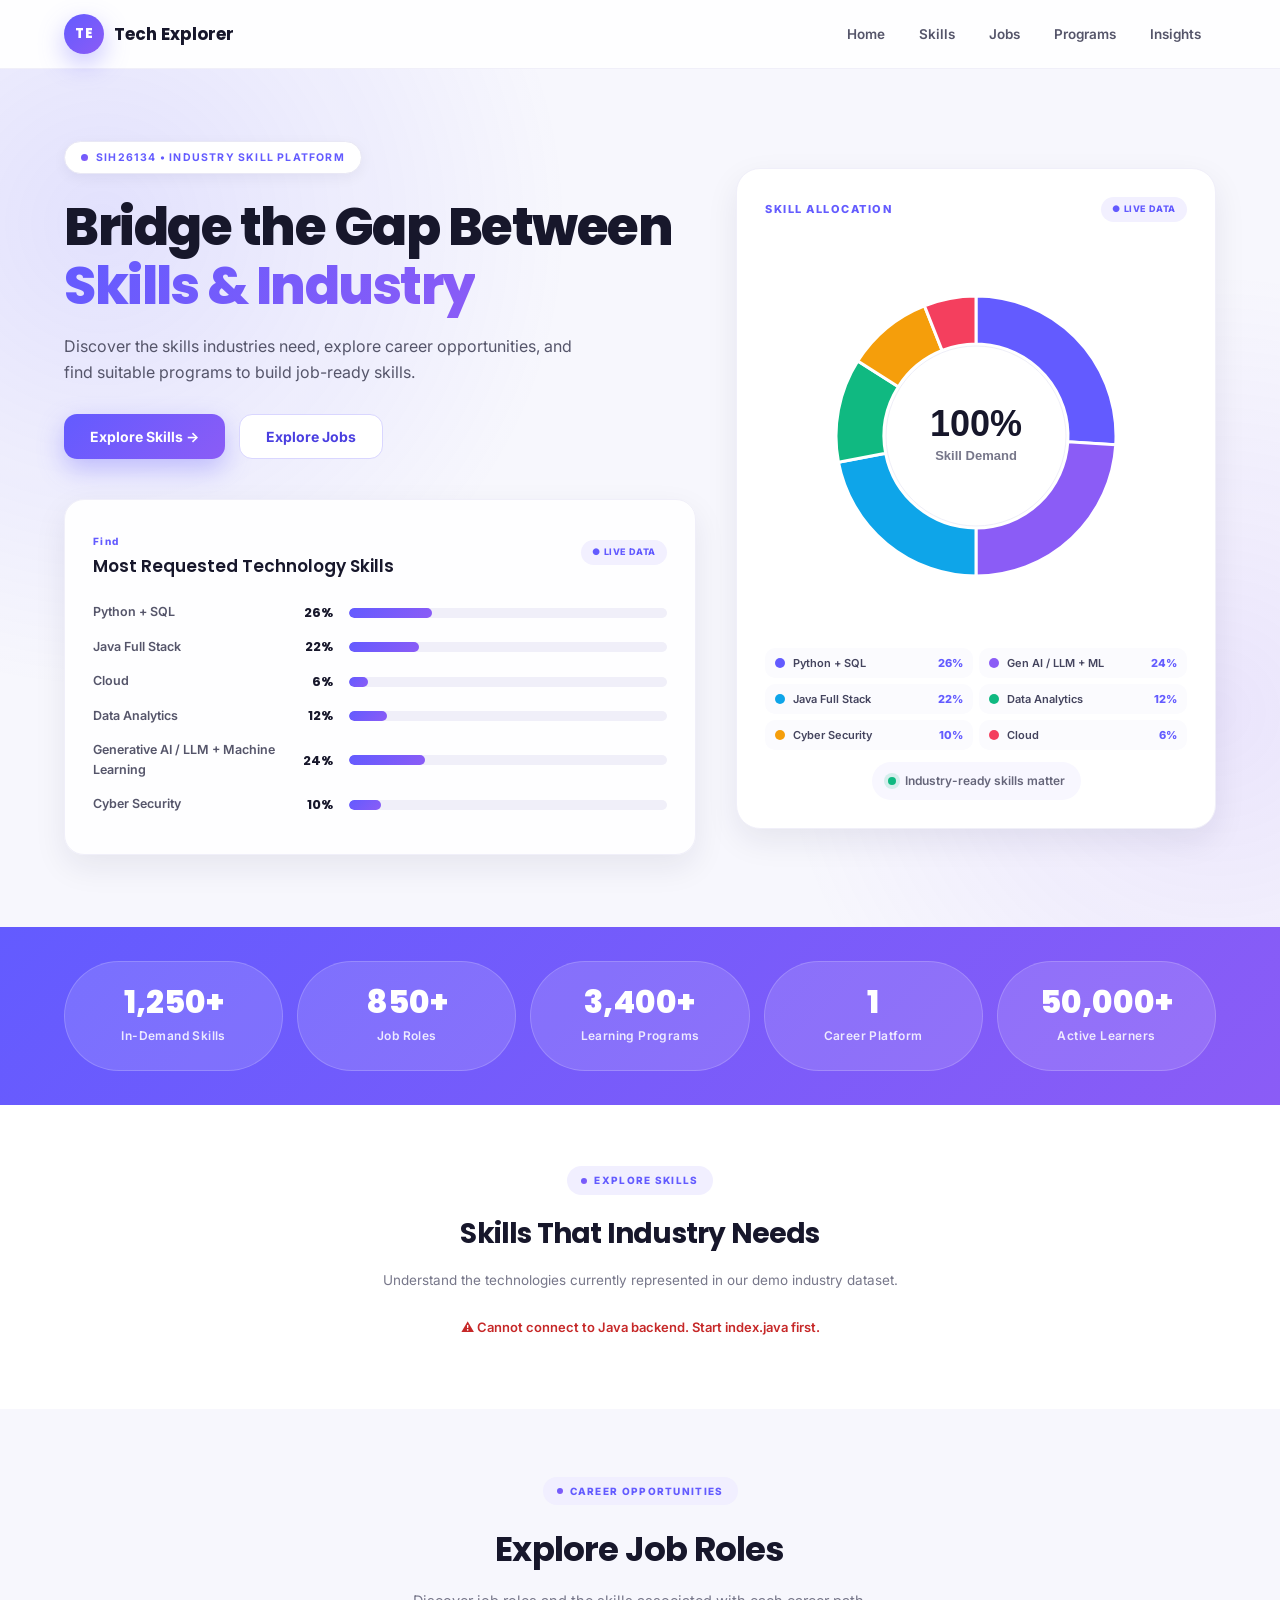
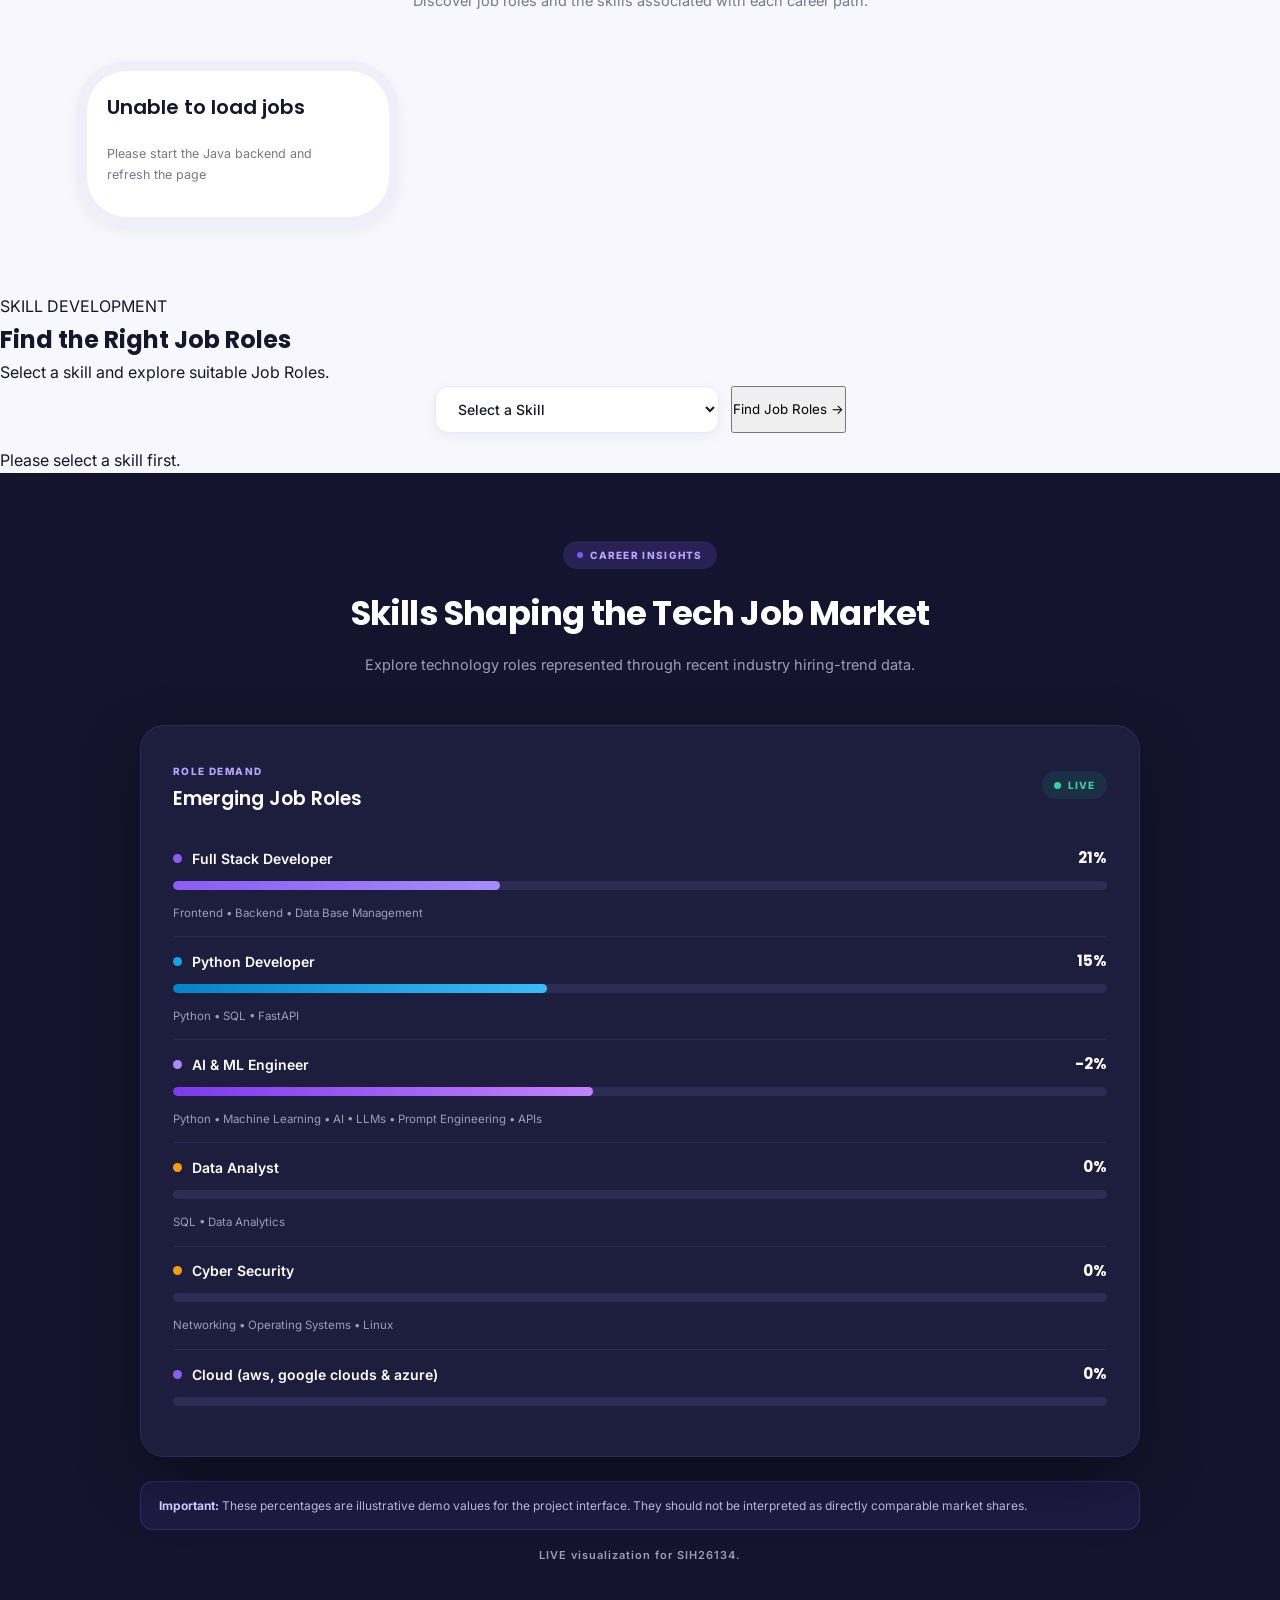
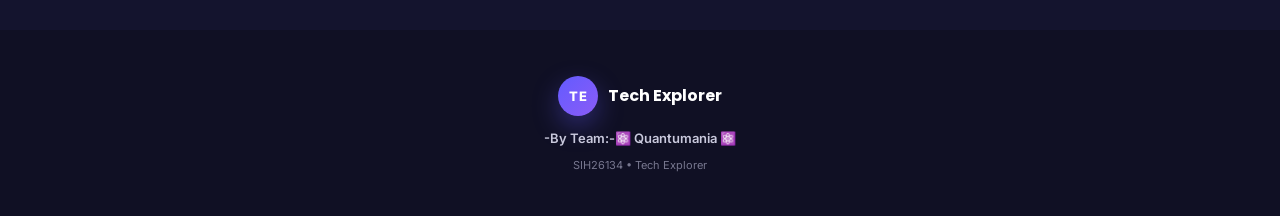
<file: index.html>
<!DOCTYPE html>
<html lang="en">

<head>
    <meta charset="UTF-8">
    <meta name="viewport" content="width=device-width, initial-scale=1.0">
    <title>Tech Explorer – SIH26134</title>
    <link rel="stylesheet" href="style.css">
</head>

<body>

    <!-- ================= NAVBAR ================= -->
    <nav class="navbar">
        <div class="logo">
            <div class="logo-icon">TE</div>
            <span>Tech Explorer</span>
        </div>

        <div class="nav-links" id="navLinks">
            <a href="#home">Home</a>
            <a href="#skills">Skills</a>
            <a href="#jobs">Jobs</a>
            <a href="#programs">Programs</a>
            <a href="#insights">Insights</a>
        </div>
 
        <button class="menu-toggle" onclick="toggleMenu()">☰</button>
    </nav>

    <!-- ================= HERO ================= -->
    <section class="hero" id="home">
        <div class="hero-content">
            <div class="hero-badge">SIH26134 • INDUSTRY SKILL PLATFORM</div>

            <h1>Bridge the Gap Between <span>Skills & Industry</span></h1>

            <p>
                Discover the skills industries need, explore career
                opportunities, and find suitable programs to build job-ready skills.
            </p>

            <div class="hero-buttons">
                <button class="primary-btn" onclick="exploreSkills()">Explore Skills →</button>
                <button class="secondary-btn" onclick="exploreJobs()">Explore Jobs</button>
            </div>

            <!-- HERO INDUSTRY DEMAND -->
            <div class="hero-chart">
                <div class="chart-header">
                    <div>
                        <small>Find</small>
                        <h3>Most Requested Technology Skills</h3>
                    </div>
                    <span class="demo-badge">● LIVE DATA</span>
                </div>

                <div class="chart-row">
                    <div class="chart-label">
                        <span>Python + SQL</span>
                        <strong>26%</strong>
                    </div>
                    <div class="chart-track">
                        <div class="chart-bar" data-width="26%"></div>
                    </div>
                </div>

                <div class="chart-row">
                    <div class="chart-label">
                        <span>Java Full Stack</span>
                        <strong>22%</strong>
                    </div>
                    <div class="chart-track">
                        <div class="chart-bar" data-width="22%"></div>
                    </div>
                </div>

                <div class="chart-row">
                    <div class="chart-label">
                        <span>Cloud</span>
                        <strong>6%</strong>
                    </div>
                    <div class="chart-track">
                        <div class="chart-bar" data-width="6%"></div>
                    </div>
                </div>

                <div class="chart-row">
                    <div class="chart-label">
                        <span>Data Analytics</span>
                        <strong>12%</strong>
                    </div>
                    <div class="chart-track">
                        <div class="chart-bar" data-width="12%"></div>
                    </div>
                </div>

                <div class="chart-row">
                    <div class="chart-label">
                        <span>Generative AI / LLM + Machine Learning</span>
                        <strong>24%</strong>
                    </div>
                    <div class="chart-track">
                        <div class="chart-bar" data-width="24%"></div>
                    </div>
                </div>

                <div class="chart-row">
                    <div class="chart-label">
                        <span>Cyber Security</span>
                        <strong>10%</strong>
                    </div>
                    <div class="chart-track">
                        <div class="chart-bar" data-width="10%"></div>
                    </div>
                </div>

                 



            </div>
        </div>
        <!-- CIRCLE CHART (moved to hero free space) -->
        <div class="skill-gauge-card hero-gauge">
            <div class="gauge-header">
                <span>SKILL ALLOCATION</span>
                <span class="gauge-status">● LIVE DATA</span>
            </div>

            <div class="gauge">
                <canvas id="skillsChart" width="400" height="400"></canvas>
            </div>

            <div class="gauge-legend" id="gaugeLegend"></div>

            <div class="gauge-footer">
                <span class="status-dot"></span>
                <span>Industry-ready skills matter</span>
            </div>
        </div>
    </section>


    <!-- ================= STATS ================= -->
    <section class="stats-section">
        <div class="stat-box">
            <strong>1,250+</strong>
            <span>In-Demand Skills</span>
        </div>
        <div class="stat-box">
            <strong>850+</strong>
            <span>Job Roles</span>
        </div>
        <div class="stat-box">
            <strong>3,400+</strong>
            <span>Learning Programs</span>
        </div>
        <div class="stat-box">
            <strong>1</strong>
            <span>Career Platform</span>
        </div>
        <div class="stat-box">
            <strong>50,000+</strong>
            <span>Active Learners</span>
        </div>
    </section>


    <!-- ================= SKILLS ================= -->
    <section class="section" id="skills">
        <div class="section-heading">
            <span class="section-tag">EXPLORE SKILLS</span>
            <h2>Skills That Industry Needs</h2>
            <p>Understand the technologies currently represented in our demo industry dataset.</p>
        </div>

        <p id="message" class="connection-message">Connecting to Java backend...</p>
        <div id="skillsContainer" class="cards"></div>
    </section>


    <!-- ================= JOBS ================= -->
    <section class="section jobs-section" id="jobs">
        <div class="section-heading">
            <span class="section-tag">CAREER OPPORTUNITIES</span>
            <h2>Explore Job Roles</h2>
            <p>Discover job roles and the skills associated with each career path.</p>
        </div>

        <div id="jobsContainer" class="cards"></div>
    </section>


    <!-- ================= PROGRAMS ================= -->
    <section class="learning-section">

    <div class="section-label">
        SKILL DEVELOPMENT
    </div>

    <h1>
        Find the Right Job Roles
    </h1>

    <p class="subtitle">
        Select a skill and explore suitable Job Roles.
    </p>

    <div class="program-search">

        <select id="skillSelect">
            <option value="">Select a Skill</option>
            <option value="python">Python + SQL</option>
            <option value="java">Java Full Stack</option>
            <option value="cloud">Cloud</option>
            <option value="data">Data Analytics</option>
            <option value="genai">Generative AI</option>
            <option value="ml">Machine Learning & Generative AI</option>
        </select>

        <button type="button" id="findPrograms">
            Find Job Roles <span>→</span>
        </button>

    </div>

    <p class="selection-message" id="message">
        Please select a skill first.
    </p>

</section>


    <!-- ================= INDUSTRY INSIGHTS ================= -->
    <section class="insights-section" id="insights">
        <div class="insights-container">
            <div class="section-heading">
                <span class="section-tag">CAREER INSIGHTS</span>
                <h2>Skills Shaping the Tech Job Market</h2>
                <p>Explore technology roles represented through recent industry hiring-trend data.</p>
            </div>

            <!-- INSIGHT DASHBOARD -->
            <div class="insight-dashboard">

                <!-- RIGHT ROLE LIST -->
                <div class="role-demand-card">
                    <div class="role-card-header">
                        <div>
                            <span>ROLE DEMAND</span>
                            <h3>Emerging Job Roles</h3>
                        </div>
                        <div class="live-indicator">
                            <span></span>LIVE
                        </div>
                    </div>

                    <!-- ROLE 1 -->
                    <div class="demand-item" data-value="35">
                        <div class="demand-top">
                            <div class="role-name">
                                <span class="role-dot purple"></span>
                                <span>Full Stack Developer</span>
                            </div>
                            <strong><span class="counter">0</span>%</strong>
                        </div>
                        <div class="demand-track">
                            <div class="demand-fill purple-fill" data-width="35%"></div>
                        </div>
                        <small>Frontend • Backend • Data Base Management</small>
                    </div>

                    <!-- ROLE 2 -->
                    <div class="demand-item" data-value="40">
                        <div class="demand-top">
                            <div class="role-name">
                                <span class="role-dot blue"></span>
                                <span>Python Developer</span>
                                
                            </div>
                            <strong><span class="counter">0</span>%</strong>
                        </div>
                        <div class="demand-track">
                            <div class="demand-fill blue-fill" data-width="40%"></div>
                        </div>
                        <small>Python • SQL • FastAPI</small>
                    </div>

                    <!-- ROLE 3 -->
                    <div class="demand-item" data-value="45">
                        <div class="demand-top">
                            <div class="role-name">
                                <span class="role-dot violet"></span>
                                <span>AI & ML Engineer</span>
                            </div>
                            <strong><span class="counter">0</span>%</strong>
                        </div>
                        <div class="demand-track">
                            <div class="demand-fill violet-fill" data-width="45%"></div>
                        </div>
                        <small>Python • Machine Learning • AI • LLMs • Prompt Engineering • APIs</small>
                    </div>

                    <!-- ROLE 4 -->
                    <div class="demand-item" data-value="20">
                        <div class="demand-top">
                            <div class="role-name">
                                <span class="role-dot orange"></span>
                                <span>Data Analyst</span>
                            </div>
                            <strong><span class="counter">0</span>%</strong>
                        </div>
                        <div class="demand-track">
                            <div class="demand-fill orange-fill" data-width="20%"></div>
                        </div>
                        <small>SQL • Data Analytics</small>
                    </div>


                    <!-- ROLE 5 -->
                    <div class="demand-item" data-value="20">
                        <div class="demand-top">
                            <div class="role-name">
                                <span class="role-dot orange"></span>
                                <span>Cyber Security</span>
                            </div>
                            <strong><span class="counter">0</span>%</strong>
                        </div>
                        <div class="demand-track">
                            <div class="demand-fill orange-fill" data-width="20%"></div>
                        </div>
                        <small>Networking • Operating Systems • Linux</small>
                    </div>


                    <!-- ROLE 6 -->
                    <div class="demand-item" data-value="35">
                        <div class="demand-top">
                            <div class="role-name">
                                <span class="role-dot purple"></span>
                                <span>Cloud (aws, google clouds & azure)</span>
                            </div>
                            <strong><span class="counter">0</span>%</strong>
                        </div>
                        <div class="demand-track">
                            <div class="demand-fill purple-fill" data-width="35%"></div>
                        </div>
                        <small></small>
                    </div>

                </div>

            </div>

            <!-- NOTE -->
            <div class="data-note">
                <strong>Important:</strong> These percentages are illustrative demo values for the project interface. They should not be interpreted as directly comparable market shares.
            </div>

            <p class="source-text">LIVE visualization for SIH26134.</p>
        </div>
    </section>


    <!-- ================= FOOTER ================= -->
    <footer>
        <div class="footer-content">
            <div class="footer-logo">
                <div class="logo-icon">TE</div>
                <strong>Tech Explorer</strong>
            </div>
            <p>-By Team:-⚛️ Quantumania ⚛️ </p>
            <span>SIH26134 • Tech Explorer</span>
        </div>
    </footer>

    <script src="script.js"></script>
</body>

</html>
</file>
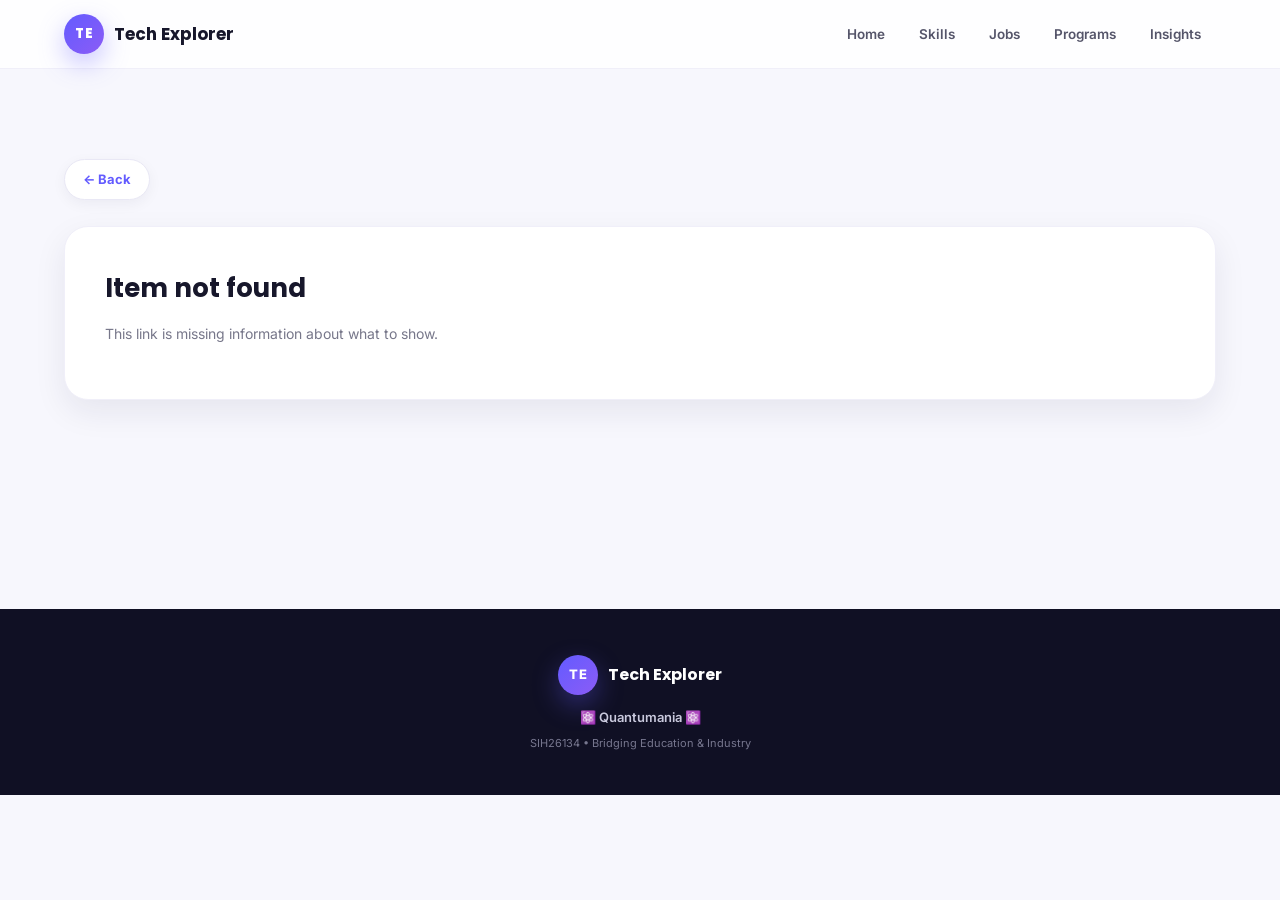
<file: detail.html>
<!DOCTYPE html>
<html lang="en">

<head>
    <meta charset="UTF-8">
    <meta name="viewport" content="width=device-width, initial-scale=1.0">
    <title>Tech Explorer – Details</title>
    <link rel="stylesheet" href="style.css">
</head>

<body>

    <!-- ================= NAVBAR ================= -->
    <nav class="navbar">
        <div class="logo">
            <div class="logo-icon">TE</div>
            <span>Tech Explorer</span>
        </div>

        <div class="nav-links" id="navLinks">
            <a href="index.html#home">Home</a>
            <a href="index.html#skills">Skills</a>
            <a href="index.html#jobs">Jobs</a>
            <a href="index.html#programs">Programs</a>
            <a href="index.html#insights">Insights</a>
        </div>

        <button class="menu-toggle" onclick="toggleMenu()" aria-label="Menu">☰</button>
    </nav>

    <!-- ================= DETAIL PAGE ================= -->
    <section class="detail-section">
        <a class="back-link" href="javascript:history.back()">← Back</a>
        <div id="detailContainer">
            <div class="detail-card">
                <h2>Loading...</h2>
                <p>Fetching details from the server.</p>
            </div>
        </div>
    </section>

    <!-- ================= FOOTER ================= -->
    <footer>
        <div class="footer-content">
            <div class="footer-logo">
                <div class="logo-icon">TE</div>
                <strong>Tech Explorer</strong>
            </div>
            <p>⚛️ Quantumania ⚛️</p>
            <span>SIH26134 • Bridging Education & Industry</span>
        </div>
    </footer>

    <script src="script.js"></script>
</body>

</html>
</file>
<file: style.css>
/* =====================================================
   TECH EXPLORER — DESIGN SYSTEM
   Theme: indigo / violet on soft lavender-white
===================================================== */

@import url('https://fonts.googleapis.com/css2?family=Poppins:wght@500;600;700;800&family=Inter:wght@400;500;600;700&display=swap');

:root {
    --primary: #635bff;
    --primary-dark: #4a3fe0;
    --violet: #8b5cf6;
    --rose: #f43f5e;
    --sky: #0ea5e9;
    --emerald: #10b981;
    --amber: #f59e0b;

    --grad: linear-gradient(135deg, #635bff 0%, #8b5cf6 100%);
    --grad-soft: linear-gradient(135deg, rgba(99, 91, 255, 0.10), rgba(139, 92, 246, 0.10));

    --bg: #f7f7fd;
    --bg-white: #ffffff;
    --ink: #17172b;
    --ink-soft: #55556a;
    --ink-muted: #77778a;
    --line: #e9e8f5;
    --line-soft: #f0eff9;

    --radius: 50px;
    --shadow-sm: 0 4px 14px rgba(23, 23, 60, 0.05);
    --shadow-md: 0 12px 32px rgba(23, 23, 60, 0.08);
    --shadow-lg: 0 20px 55px rgba(23, 23, 60, 0.13);
    --shadow-primary: 0 10px 26px rgba(99, 91, 255, 0.35);
}

* {
    margin: 0;
    padding: 0;
    box-sizing: border-box;
}

html {
    scroll-behavior: smooth;
}

body {
    font-family: 'Inter', Arial, Helvetica, sans-serif;
    background: var(--bg);
    color: var(--ink);
    line-height: 1.65;
    -webkit-font-smoothing: antialiased;
}

h1, h2, h3, .logo, .stat-box strong {
    font-family: 'Poppins', 'Inter', Arial, sans-serif;
}

button, select, .legend-item {
    font-family: inherit;
}

button {
    cursor: pointer;
}

a {
    text-decoration: none;
    color: inherit;
}

::selection {
    background: rgba(99, 91, 255, 0.22);
}

::-webkit-scrollbar {
    width: 10px;
}

::-webkit-scrollbar-track {
    background: var(--bg);
}

::-webkit-scrollbar-thumb {
    background: #c9c5f4;
    border-radius: 10px;
}

::-webkit-scrollbar-thumb:hover {
    background: var(--primary);
}

/* =====================================================
   NAVBAR — sticky glass bar
===================================================== */

.navbar {
    position: sticky;
    top: 0;
    z-index: 100;
    display: flex;
    align-items: center;
    justify-content: space-between;
    gap: 20px;
    padding: 14px 5%;
    background: rgba(255, 255, 255, 0.82);
    backdrop-filter: blur(14px);
    -webkit-backdrop-filter: blur(14px);
    border-bottom: 1px solid var(--line-soft);
    transition: box-shadow 0.3s ease;
}

.navbar.scrolled {
    box-shadow: 0 6px 24px rgba(23, 23, 60, 0.09);
}

.logo {
    display: flex;
    align-items: center;
    gap: 10px;
    font-weight: 700;
    font-size: 17px;
}

.logo-icon {
    width: 40px;
    height: 40px;
    display: flex;
    align-items: center;
    justify-content: center;
    border-radius: 120px;
    background: var(--grad);
    color: #fff;
    font-size: 13px;
    font-weight: 800;
    letter-spacing: 0.5px;
    box-shadow: var(--shadow-primary);
}

.nav-links {
    display: flex;
    gap: 4px;
}

.nav-links a {
    padding: 8px 15px;
    border-radius: 100px;
    font-size: 13.5px;
    font-weight: 600;
    color: var(--ink-soft);
    transition: 0.22s ease;
}

.nav-links a:hover {
    color: var(--primary);
    background: #f1efff;
}

.menu-toggle {
    display: none;
    border: 1px solid var(--line);
    background: #fff;
    border-radius: 10px;
    font-size: 17px;
    width: 40px;
    height: 40px;
    color: var(--ink);
}

/* =====================================================
   HERO
===================================================== */

.hero {
    display: flex;
    align-items: center;
    gap: 40px;
    padding: 72px 5% 72px;
    background:
        radial-gradient(circle at 8% 18%, rgba(99, 91, 255, 0.14), transparent 34%),
        radial-gradient(circle at 95% 75%, rgba(139, 92, 246, 0.12), transparent 32%),
        var(--bg);
}

.hero-content {
    flex: 1;
    min-width: 0;
}

.hero-badge {
    display: inline-flex;
    align-items: center;
    gap: 8px;
    padding: 7px 16px;
    border-radius: 30px;
    background: #fff;
    border: 1px solid var(--line);
    color: var(--primary);
    font-size: 10.5px;
    font-weight: 700;
    letter-spacing: 1.2px;
    box-shadow: var(--shadow-sm);
    margin-bottom: 24px;
}

.hero-badge::before {
    content: '';
    width: 7px;
    height: 7px;
    border-radius: 50%;
    background: var(--grad);
}

.hero h1 {
    font-size: 52px;
    font-weight: 800;
    letter-spacing: -1.5px;
    line-height: 1.12;
    margin-bottom: 18px;
}

.hero h1 span {
    background: var(--grad);
    -webkit-background-clip: text;
    background-clip: text;
    -webkit-text-fill-color: transparent;
}

.hero p {
    max-width: 520px;
    color: var(--ink-soft);
    font-size: 16px;
    margin-bottom: 28px;
}

.hero-buttons {
    display: flex;
    gap: 14px;
    margin-bottom: 40px;
    flex-wrap: wrap;
}

.primary-btn {
    padding: 13px 26px;
    border: none;
    border-radius: 13px;
    background: var(--grad);
    color: #fff;
    font-size: 14px;
    font-weight: 700;
    box-shadow: var(--shadow-primary);
    transition: 0.25s ease;
}

.primary-btn:hover {
    transform: translateY(-2px);
    box-shadow: 0 14px 32px rgba(99, 91, 255, 0.45);
}

.secondary-btn {
    padding: 13px 26px;
    border: 1.5px solid #d9d6ff;
    border-radius: 13px;
    background: #fff;
    color: var(--primary-dark);
    font-size: 14px;
    font-weight: 700;
    transition: 0.25s ease;
}

.secondary-btn:hover {
    border-color: var(--primary);
    color: var(--primary);
    transform: translateY(-2px);
    box-shadow: var(--shadow-sm);
}

/* ---------- hero demand chart ---------- */

.hero-chart {
    width: 100%;
    max-width: 760px;
    padding: 26px 28px;
    border-radius: 20px;
    background: rgba(255, 255, 255, 0.92);
    border: 1px solid var(--line-soft);
    box-shadow: var(--shadow-md);
}

.chart-header {
    display: flex;
    align-items: center;
    justify-content: space-between;
    margin-bottom: 22px;
}

.chart-header small {
    color: var(--primary);
    font-size: 10px;
    font-weight: 800;
    letter-spacing: 1.4px;
}

.chart-header h3 {
    font-size: 17px;
    font-weight: 600;
}

.demo-badge, .gauge-status {
    padding: 5px 11px;
    border-radius: 20px;
    background: #f2f0ff;
    color: var(--primary);
    font-size: 9px;
    font-weight: 800;
    letter-spacing: 0.6px;
    white-space: nowrap;
}

.chart-row {
    display: flex;
    align-items: center;
    gap: 16px;
    margin-bottom: 13px;
}

.chart-label {
    display: flex;
    justify-content: space-between;
    align-items: center;
    width: 240px;
    flex-shrink: 0;
    font-size: 12.5px;
    font-weight: 600;
    color: var(--ink-soft);
}

.chart-label strong {
    font-family: 'Poppins', sans-serif;
    color: var(--ink);
    font-size: 13px;
}

.chart-track {
    flex: 1;
    height: 10px;
    border-radius: 10px;
    background: var(--line-soft);
    overflow: hidden;
}

.chart-bar {
    height: 100%;
    width: 0;
    border-radius: 10px;
    background: var(--grad);
    transition: width 1.1s cubic-bezier(0.22, 1, 0.36, 1);
}

/* =====================================================
   CIRCLE GAUGE CARD (hero right)
===================================================== */

.skill-gauge-card {
    width: 480px;
    flex-shrink: 0;
    padding: 28px;
    border-radius: 24px;
    background: #fff;
    border: 1px solid var(--line-soft);
    box-shadow: var(--shadow-md);
    display: flex;
    flex-direction: column;
    align-items: center;
}

.gauge-header {
    width: 100%;
    display: flex;
    justify-content: space-between;
    align-items: center;
    margin-bottom: 6px;
}

.gauge-header > span:first-child {
    color: var(--primary);
    font-size: 11px;
    font-weight: 800;
    letter-spacing: 1.5px;
}

.gauge {
    position: relative;
    display: flex;
    align-items: center;
    justify-content: center;
    margin: 8px 0;
}

#skillsChart {
    cursor: pointer;
    display: block;
    max-width: 100%;
    height: auto;
}

.gauge-legend {
    display: grid;
    grid-template-columns: 1fr 1fr;
    gap: 6px;
    width: 100%;
    margin-top: 4px;
}

.legend-item {
    display: flex;
    align-items: center;
    gap: 8px;
    width: 100%;
    padding: 7px 9px;
    border: 1px solid transparent;
    border-radius: 10px;
    background: #fbfbfe;
    font-size: 11px;
    cursor: pointer;
    text-align: left;
    transition: 0.2s ease;
}

.legend-item:hover,
.legend-item.active {
    border-color: #dedaff;
    background: #f5f4ff;
}

.legend-dot {
    width: 10px;
    height: 10px;
    border-radius: 50%;
    flex-shrink: 0;
}

.legend-label {
    flex: 1;
    color: #44445e;
    font-weight: 600;
}

.legend-value {
    color: var(--primary);
    font-weight: 800;
}

.gauge-footer {
    display: flex;
    align-items: center;
    gap: 9px;
    margin-top: 12px;
    padding: 9px 16px;
    border-radius: 30px;
    background: #f8f7ff;
    color: #66667a;
    font-size: 12px;
    font-weight: 600;
}

.status-dot {
    width: 8px;
    height: 8px;
    border-radius: 50%;
    background: var(--emerald);
    box-shadow: 0 0 0 4px rgba(16, 185, 129, 0.15);
}

/* =====================================================
   STATS — gradient band
===================================================== */






.stats-section {
    display: grid;
    grid-template-columns: repeat(5, 1fr);
    gap: 14px;
    padding: 34px 5%;
    background: var(--grad);
}

.stat-box {
    text-align: center;
    padding: 22px 12px;
    border-radius: 160px;
    background: rgba(255, 255, 255, 0.13);
    border: 1px solid rgba(255, 255, 255, 0.18);
    transition: 0.25s ease;
}

.stat-box:hover {
    background: rgba(255, 255, 255, 0.22);
    transform: translateY(-3px);
}

.stat-box strong {
    display: block;
    font-size: 32px;
    font-weight: 800;
    color: #fff;
    line-height: 1.15;
}

.stat-box span {
    font-size: 12px;
    font-weight: 600;
    color: rgba(255, 255, 255, 0.85);
    letter-spacing: 0.4px;
}

/* =====================================================
   SECTIONS (Skills / Jobs / Programs)
===================================================== */






.section {
    padding: 66px 6%;
    background: var(--bg-white);
}

.jobs-section {
    background: var(--bg);
}

.section-heading {
    text-align: center;
    max-width: 640px;
    margin: 0 auto 48px;
}

.section-tag {
    display: inline-flex;
    align-items: center;
    gap: 7px;
    padding: 6px 14px;
    border-radius: 30px;
    background: #f1efff;
    color: var(--primary);
    font-size: 10px;
    font-weight: 800;
    letter-spacing: 1.3px;
    margin-bottom: 16px;
}

.section-tag::before {
    content: '';
    width: 6px;
    height: 6px;
    border-radius: 50%;
    background: var(--grad);
}

.section-heading h2 {
    font-size: 34px;
    font-weight: 700;
    letter-spacing: -0.8px;
    margin-bottom: 12px;
}

.section-heading p {
    color: var(--ink-muted);
    font-size: 14.5px;
}

.connection-message {
    text-align: center;
    font-size: 13px;
    font-weight: 600;
    color: var(--ink-muted);
    margin-bottom: 22px;
}

/* ---------- cards ---------- */

.cards {
    display: grid;
    grid-template-columns: repeat(auto-fill, minmax(300px, 1fr));
    gap: 80px;
}

.data-card {
    position: relative;
    background: #fff;
    border: 10px solid var(--line-soft);
    border-radius: var(--radius);
    padding: 20px;
    padding-right: 58px;
    box-shadow: var(--shadow-sm);
    animation: cardIn 0.55s cubic-bezier(0.22, 1, 0.36, 1) both;
    transition: transform 0.3s ease, box-shadow 0.3s ease, border-color 0.3s ease;
}

.data-card:nth-child(2) { animation-delay: 0.07s; }
.data-card:nth-child(3) { animation-delay: 0.14s; }
.data-card:nth-child(4) { animation-delay: 0.21s; }
.data-card:nth-child(5) { animation-delay: 0.28s; }
.data-card:nth-child(6) { animation-delay: 0.35s; }

@keyframes cardIn {
    from { opacity: 0; transform: translateY(18px); }
    to { opacity: 1; transform: none; }
}

.data-card:hover {
    transform: translateY(-6px);
    box-shadow: var(--shadow-lg);
    border-color: #dedaff;
}

.card-icon {
    width: 48px;
    height: 48px;
    display: flex;
    align-items: center;
    justify-content: center;
    font-size: 22px;
    border-radius: 14px;
    background: var(--grad-soft);
    border: 1px solid #ece9ff;
    margin-bottom: 14px;
}

.data-card h3 {
    font-size: 20px;
    font-weight: 600;
    margin-bottom: 20px;
}

.data-card p {
    color: var(--ink-muted);
    font-size: 12.5px;
    margin-bottom: 12px;
}

.tag {
    display: inline-block;
    padding: 5px 12px;
    border-radius: 20px;
    background: #f1efff;
    color: var(--primary-dark);
    font-size: 11px;
    font-weight: 600;
    line-height: 1.5;
}

.card-arrow {
    position: absolute;
    top: 20px;
    right: 20px;
    width: 34px;
    height: 34px;
    display: flex;
    align-items: center;
    justify-content: center;
    border-radius: 11px;
    background: #f1efff;
    color: var(--primary);
    font-size: 15px;
    font-weight: 800;
    transition: 0.25s ease;
}

.card-arrow:hover {
    background: var(--grad);
    color: #fff;
    transform: translate(2px, -2px);
    box-shadow: var(--shadow-primary);
}

/* ---------- program finder ---------- */

.program-search {
    display: flex;
    justify-content: center;
    gap: 12px;
    margin-bottom: 14px;
    flex-wrap: wrap;
}

.program-search select {
    min-width: 260px;
    padding: 13px 18px;
    border: 1.5px solid var(--line);
    border-radius: 13px;
    background: #fff;
    font-size: 14px;
    font-weight: 500;
    color: var(--ink);
    box-shadow: var(--shadow-sm);
    transition: 0.2s ease;
}

.program-search select:focus {
    outline: none;
    border-color: var(--primary);
    box-shadow: 0 0 0 4px rgba(99, 91, 255, 0.12);
}

.program-result {
    text-align: center;
    font-size: 13.5px;
    font-weight: 600;
    color: var(--primary-dark);
    margin-bottom: 26px;
}

/* =====================================================
   INSIGHTS — dark section
===================================================== */

.insights-section {
    padding: 66px 6%;
    background: #14142e;
    color: #fff;
}

.insights-section .section-heading p {
    color: #9d9db8;
}

.insights-section .section-tag {
    background: rgba(139, 92, 246, 0.18);
    color: #b6a6ff;
}

.insights-container {
    max-width: 1000px;
    margin: 0 auto;
}

.insight-dashboard {
    display: grid;
    grid-template-columns: 1fr;
    gap: 25px;
}

.role-demand-card {
    background: #1d1d3d;
    border: 1px solid #2c2c55;
    border-radius: 24px;
    padding: 30px 32px;
    box-shadow: 0 24px 60px rgba(0, 0, 0, 0.35);
}

.role-card-header {
    display: flex;
    align-items: center;
    justify-content: space-between;
    margin-bottom: 20px;
}

.role-card-header span {
    color: #b6a6ff;
    font-size: 10px;
    font-weight: 800;
    letter-spacing: 1.4px;
}

.role-card-header h3 {
    font-size: 19px;
    font-weight: 600;
    color: #fff;
}

.live-indicator {
    display: flex;
    align-items: center;
    gap: 7px;
    padding: 6px 12px;
    border-radius: 20px;
    background: rgba(16, 185, 129, 0.12);
    color: #34d399;
    font-size: 10px;
    font-weight: 800;
    letter-spacing: 1px;
}

.live-indicator span {
    width: 7px;
    height: 7px;
    border-radius: 50%;
    background: #34d399;
    animation: pulse 1.6s ease infinite;
}

@keyframes pulse {
    0%, 100% { box-shadow: 0 0 0 0 rgba(52, 211, 153, 0.5); }
    50% { box-shadow: 0 0 0 5px rgba(52, 211, 153, 0); }
}

.demand-item {
    padding: 12px 0;
    border-bottom: 1px solid #2c2c55;
}

.demand-item:last-child {
    border-bottom: none;
}

.demand-top {
    display: flex;
    align-items: center;
    justify-content: space-between;
    margin-bottom: 10px;
}

.role-name {
    display: flex;
    align-items: center;
    gap: 10px;
    font-size: 14px;
    font-weight: 600;
}

.role-dot {
    width: 9px;
    height: 9px;
    border-radius: 50%;
}

.role-dot.purple { background: #8b5cf6; }
.role-dot.blue { background: #0ea5e9; }
.role-dot.violet { background: #a78bfa; }
.role-dot.orange { background: #f59e0b; }
.role-dot.sky { background: #0ea5e9; }

.demand-top strong {
    font-family: 'Poppins', sans-serif;
    font-size: 15px;
    color: #fff;
}

.demand-track {
    height: 9px;
    border-radius: 10px;
    background: #2c2c55;
    overflow: hidden;
    margin-bottom: 8px;
}

.demand-fill {
    height: 100%;
    width: 0;
    border-radius: 10px;
    transition: width 1.1s cubic-bezier(0.22, 1, 0.36, 1);
}

.demand-fill.purple-fill { background: linear-gradient(90deg, #8b5cf6, #a78bfa); }
.demand-fill.blue-fill { background: linear-gradient(90deg, #0284c7, #38bdf8); }
.demand-fill.violet-fill { background: linear-gradient(90deg, #7c3aed, #c084fc); }
.demand-fill.orange-fill { background: linear-gradient(90deg, #d97706, #fbbf24); }
.demand-fill.sky-fill { background: linear-gradient(90deg, #0284c7, #38bdf8); }

.demand-item small {
    color: #9d9db8;
    font-size: 11.5px;
}

.data-note {
    margin-top: 24px;
    padding: 14px 18px;
    border-radius: 13px;
    background: rgba(139, 92, 246, 0.10);
    border: 1px solid rgba(139, 92, 246, 0.22);
    color: #b6b6d4;
    font-size: 12px;
}

.data-note strong {
    color: #cfc5ff;
}

.source-text {
    margin-top: 16px;
    text-align: center;
    color: #9d9db8;
    font-size: 11px;
    letter-spacing: 1px;
    font-weight: 600;
}

/* =====================================================
   FOOTER
===================================================== */

footer {
    background: #101024;
    padding: 46px 5% 40px;
}

.footer-content {
    max-width: 1000px;
    margin: 0 auto;
    text-align: center;
}

.footer-logo {
    display: flex;
    align-items: center;
    justify-content: center;
    gap: 10px;
    margin-bottom: 12px;
}

.footer-logo strong {
    color: #fff;
    font-family: 'Poppins', sans-serif;
    font-size: 16px;
}

.footer-content p {
    color: #c9c9dd;
    font-size: 13px;
    font-weight: 600;
}

.footer-content > span {
    color: #77778f;
    font-size: 11px;
}

/* =====================================================
   DETAIL PAGE
===================================================== */

.detail-section {
    width: 100%;
    padding: 90px 5%;
    min-height: 60vh;
}

.back-link {
    display: inline-flex;
    align-items: center;
    gap: 7px;
    margin-bottom: 26px;
    padding: 9px 18px;
    border-radius: 30px;
    background: #fff;
    border: 1px solid var(--line);
    color: var(--primary);
    font-weight: 700;
    font-size: 13px;
    box-shadow: var(--shadow-sm);
    transition: 0.25s ease;
}

.back-link:hover {
    border-color: var(--primary);
    transform: translateX(-3px);
}

.detail-card {
    background: #fff;
    border: 1px solid var(--line-soft);
    border-radius: 24px;
    padding: 40px;
    box-shadow: var(--shadow-md);
}

.detail-card h2 {
    font-size: 26px;
    margin-bottom: 12px;
}

.detail-card p {
    color: var(--ink-muted);
    font-size: 14px;
    margin-bottom: 14px;
}

/* ---------- rich detail ---------- */

.detail-card.rich {
    padding: 45px 48px;
}

.detail-hero {
    display: flex;
    gap: 20px;
    align-items: flex-start;
    margin-bottom: 10px;
}

.detail-hero .card-icon {
    width: 58px;
    height: 58px;
    font-size: 28px;
    border-radius: 16px;
    margin-bottom: 0;
    flex-shrink: 0;
}

.detail-type {
    display: inline-block;
    font-size: 10px;
    font-weight: 800;
    letter-spacing: 1.5px;
    color: var(--primary);
    background: #f1efff;
    border-radius: 20px;
    padding: 4px 12px;
    margin-bottom: 8px;
}

.detail-hero h2 {
    font-size: 27px;
    margin-bottom: 6px;
}

.detail-hero p {
    font-size: 13px;
    color: var(--ink-muted);
    margin: 0;
}

.detail-heading {
    margin: 32px 0 12px;
    font-family: 'Poppins', sans-serif;
    font-size: 13px;
    letter-spacing: 1.4px;
    text-transform: uppercase;
    color: var(--primary);
}

.detail-desc {
    color: var(--ink-soft);
    font-size: 14.5px;
}

.detail-callout {
    margin-top: 14px;
    background: var(--grad-soft);
    border: 1px solid #dedaff;
    border-radius: 13px;
    padding: 13px 18px;
    font-size: 13.5px;
    color: #44445e;
}

.detail-list {
    padding-left: 20px;
    color: var(--ink-soft);
    font-size: 14px;
}

.detail-list li {
    margin-bottom: 8px;
}

.detail-columns {
    display: grid;
    grid-template-columns: 1fr 1fr;
    gap: 0 60px;
    align-items: start;
}

.chip-row {
    display: flex;
    flex-wrap: wrap;
    gap: 8px;
}

.detail-chip {
    font-size: 12px;
}

.roadmap-step {
    display: flex;
    gap: 16px;
    padding: 14px 0;
    border-bottom: 1px dashed var(--line);
}

.roadmap-step:last-child {
    border-bottom: none;
}

.roadmap-number {
    width: 30px;
    height: 30px;
    border-radius: 10px;
    background: var(--grad);
    color: #fff;
    font-family: 'Poppins', sans-serif;
    font-size: 13px;
    font-weight: 700;
    display: flex;
    align-items: center;
    justify-content: center;
    flex-shrink: 0;
    box-shadow: 0 4px 10px rgba(99, 91, 255, 0.3);
}

.roadmap-text strong {
    font-size: 14px;
    display: block;
    margin-bottom: 2px;
}

.roadmap-text p {
    font-size: 13px;
    color: var(--ink-muted);
    margin: 0;
}

.resource-grid {
    display: flex;
    flex-wrap: wrap;
    gap: 10px;
}

.resource-link {
    border: 1px solid var(--line);
    background: #fff;
    color: var(--ink-soft);
    border-radius: 11px;
    padding: 10px 15px;
    font-size: 13px;
    font-weight: 600;
    box-shadow: var(--shadow-sm);
    transition: 0.25s ease;
}

.resource-link:hover {
    border-color: var(--primary);
    color: var(--primary);
    transform: translateY(-2px);
    box-shadow: var(--shadow-md);
}

.resource-link.youtube {
    color: #b3271e;
}

.resource-link.youtube:hover {
    border-color: #b3271e;
    color: #7a1a14;
}

/* =====================================================
   SCROLL REVEAL
===================================================== */

.reveal {
    opacity: 0;
    transform: translateY(26px);
    transition: opacity 0.65s ease, transform 0.65s cubic-bezier(0.22, 1, 0.36, 1);
}

.reveal-in {
    opacity: 1;
    transform: none;
}

.stat-box.reveal:nth-child(2) { transition-delay: 0.08s; }
.stat-box.reveal:nth-child(3) { transition-delay: 0.16s; }
.stat-box.reveal:nth-child(4) { transition-delay: 0.24s; }

@media (prefers-reduced-motion: reduce) {
    .reveal { opacity: 1; transform: none; transition: none; }
    .data-card { animation: none; }
}

/* =====================================================
   RESPONSIVE
===================================================== */

@media (max-width: 1100px) {
    .hero {
        flex-direction: column;
        padding-top: 64px;
    }

    .hero h1 {
        font-size: 42px;
    }

    .skill-gauge-card {
        width: 100%;
        max-width: 500px;
    }

    .stats-section {
        grid-template-columns: repeat(3, 1fr);
        gap: 14px;
    }
}

@media (max-width: 900px) {
    .menu-toggle {
        display: block;
    }

    .nav-links {
        display: none;
        position: absolute;
        top: 100%;
        left: 0;
        right: 0;
        flex-direction: column;
        gap: 2px;
        padding: 12px 5% 18px;
        background: #fff;
        border-bottom: 1px solid var(--line);
        box-shadow: var(--shadow-lg);
    }

    .nav-links.open {
        display: flex;
    }

    .nav-links a {
        padding: 12px 16px;
        border-radius: 12px;
        background: var(--bg);
    }

    .stats-section {
        grid-template-columns: 1fr 1fr;
    }

    .detail-columns {
        grid-template-columns: 1fr;
        gap: 0;
    }

    .chart-label {
        width: 160px;
    }
}

@media (max-width: 640px) {
    .hero {
        padding: 48px 6% 60px;
    }

    .hero h1 {
        font-size: 34px;
        letter-spacing: -0.8px;
    }

    .hero p {
        font-size: 14.5px;
    }

    .section {
        padding: 64px 6%;
    }

    .section-heading h2 {
        font-size: 26px;
    }

    .stats-section {
        grid-template-columns: 1fr 1fr;
        gap: 10px;
        padding: 22px 5%;
    }

    .stat-box strong {
        font-size: 24px;
    }

    .cards {
        grid-template-columns: 1fr;
    }

    .chart-label {
        width: 118px;
        font-size: 11px;
    }

    .chart-row {
        gap: 10px;
    }

    .detail-card.rich {
        padding: 26px 20px;
    }

    .detail-hero {
        flex-direction: column;
    }

    .role-demand-card {
        padding: 22px 18px;
    }
}

/* =====================================================
   SKILLS SECTION — COMPACT
===================================================== */

#skills {
    padding: 60px 6% 54px;
}

#skills .section-heading {
    margin: 0 auto 26px;
}

#skills .section-heading h2 {
    font-size: 28px;
}

#skills .section-heading p {
    font-size: 13.5px;
}

#skills .connection-message {
    margin-bottom: 16px;
}

#skills .cards {
    grid-template-columns: repeat(6, 1fr);
    gap: 12px;
}

#skills .data-card {
    padding: 14px 12px;
    min-width: 0;
}

#skills .card-icon {
    width: 32px;
    height: 32px;
    font-size: 15px;
    border-radius: 9px;
    margin-bottom: 7px;
}

#skills .data-card h3 {
    font-size: 13px;
    margin-bottom: 4px;
    line-height: 1.3;
    overflow-wrap: break-word;
}

#skills .data-card p {
    font-size: 10.5px;
    line-height: 1.5;
    margin-bottom: 7px;
}

#skills .tag {
    font-size: 10px;
    padding: 3px 9px;
}

#skills .card-arrow {
    top: 14px;
    right: 13px;
    width: 29px;
    height: 29px;
    font-size: 13px;
    border-radius: 9px;
}

@media (max-width: 1100px) {
    #skills .cards {
        grid-template-columns: repeat(3, 1fr);
    }
}

@media (max-width: 640px) {
    #skills {
        padding: 44px 6% 40px;
    }

    #skills .cards {
        grid-template-columns: repeat(2, 1fr);
    }
}
</file>
